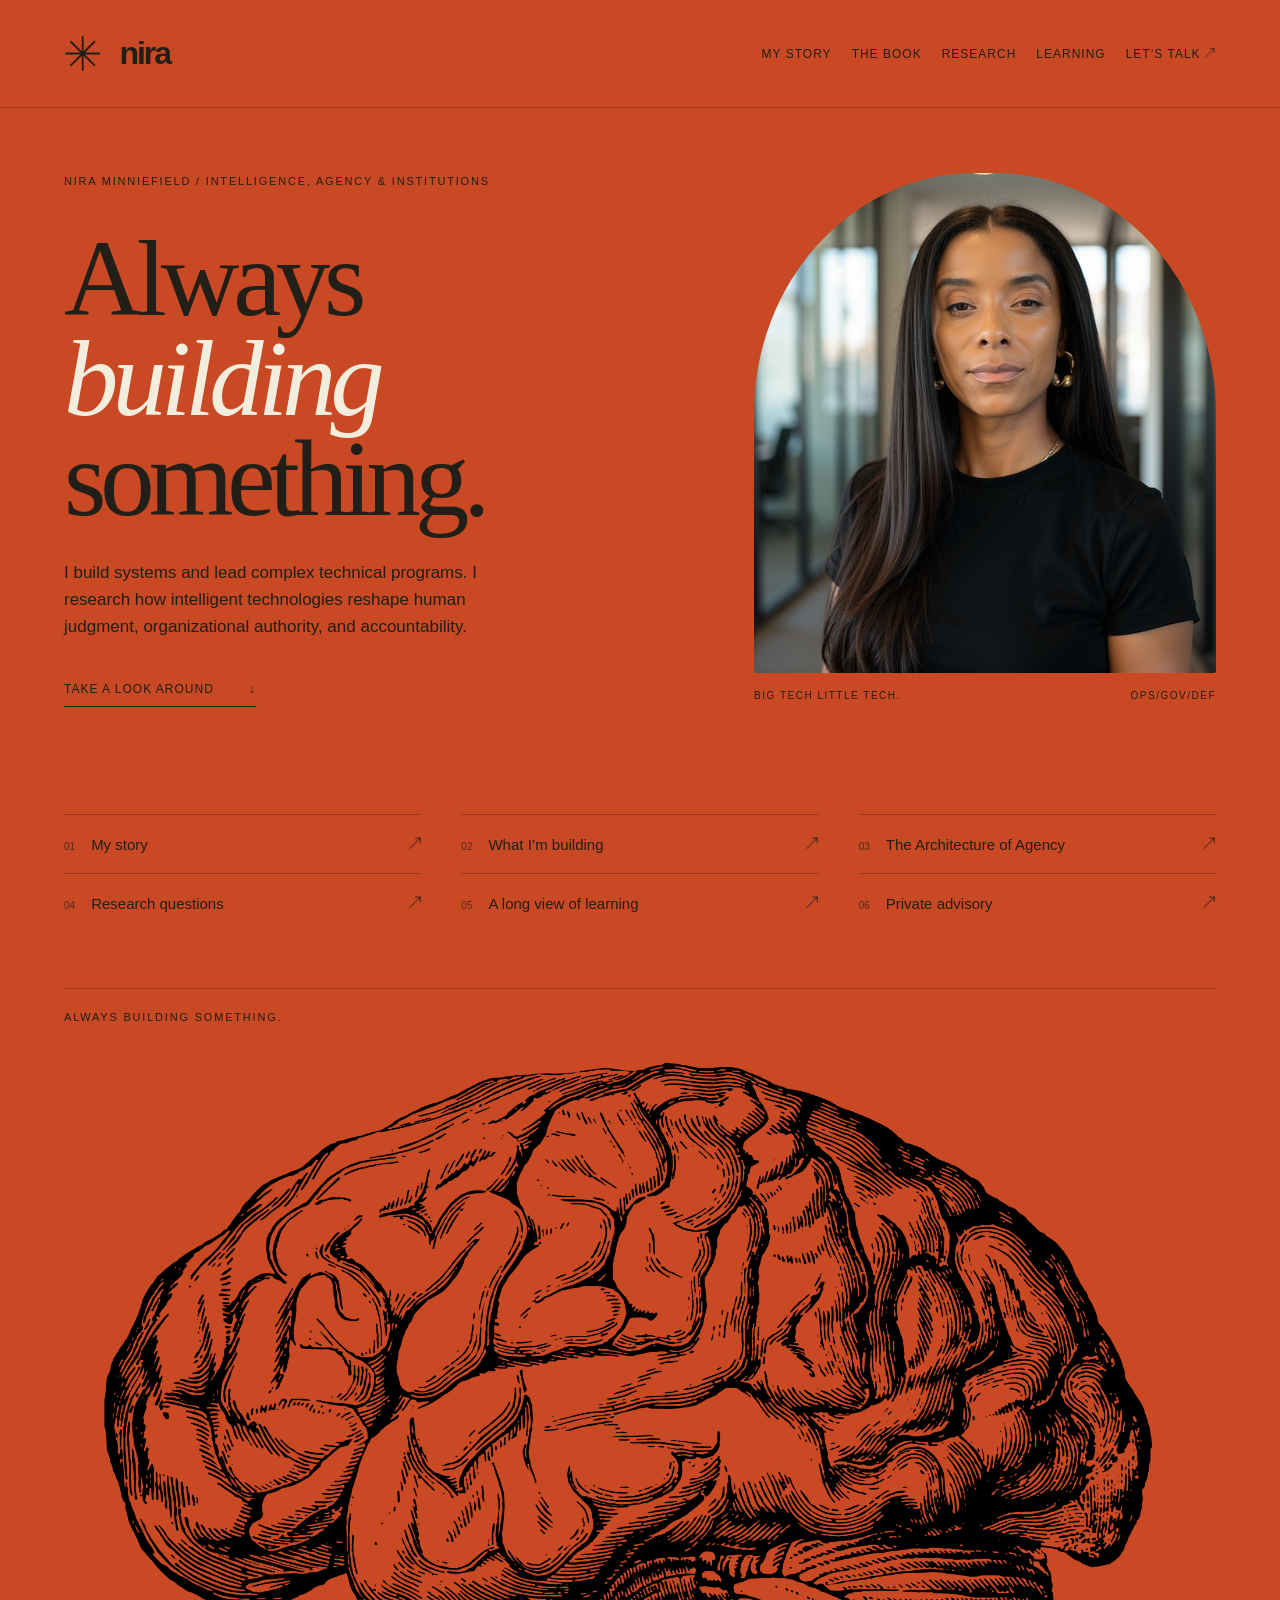
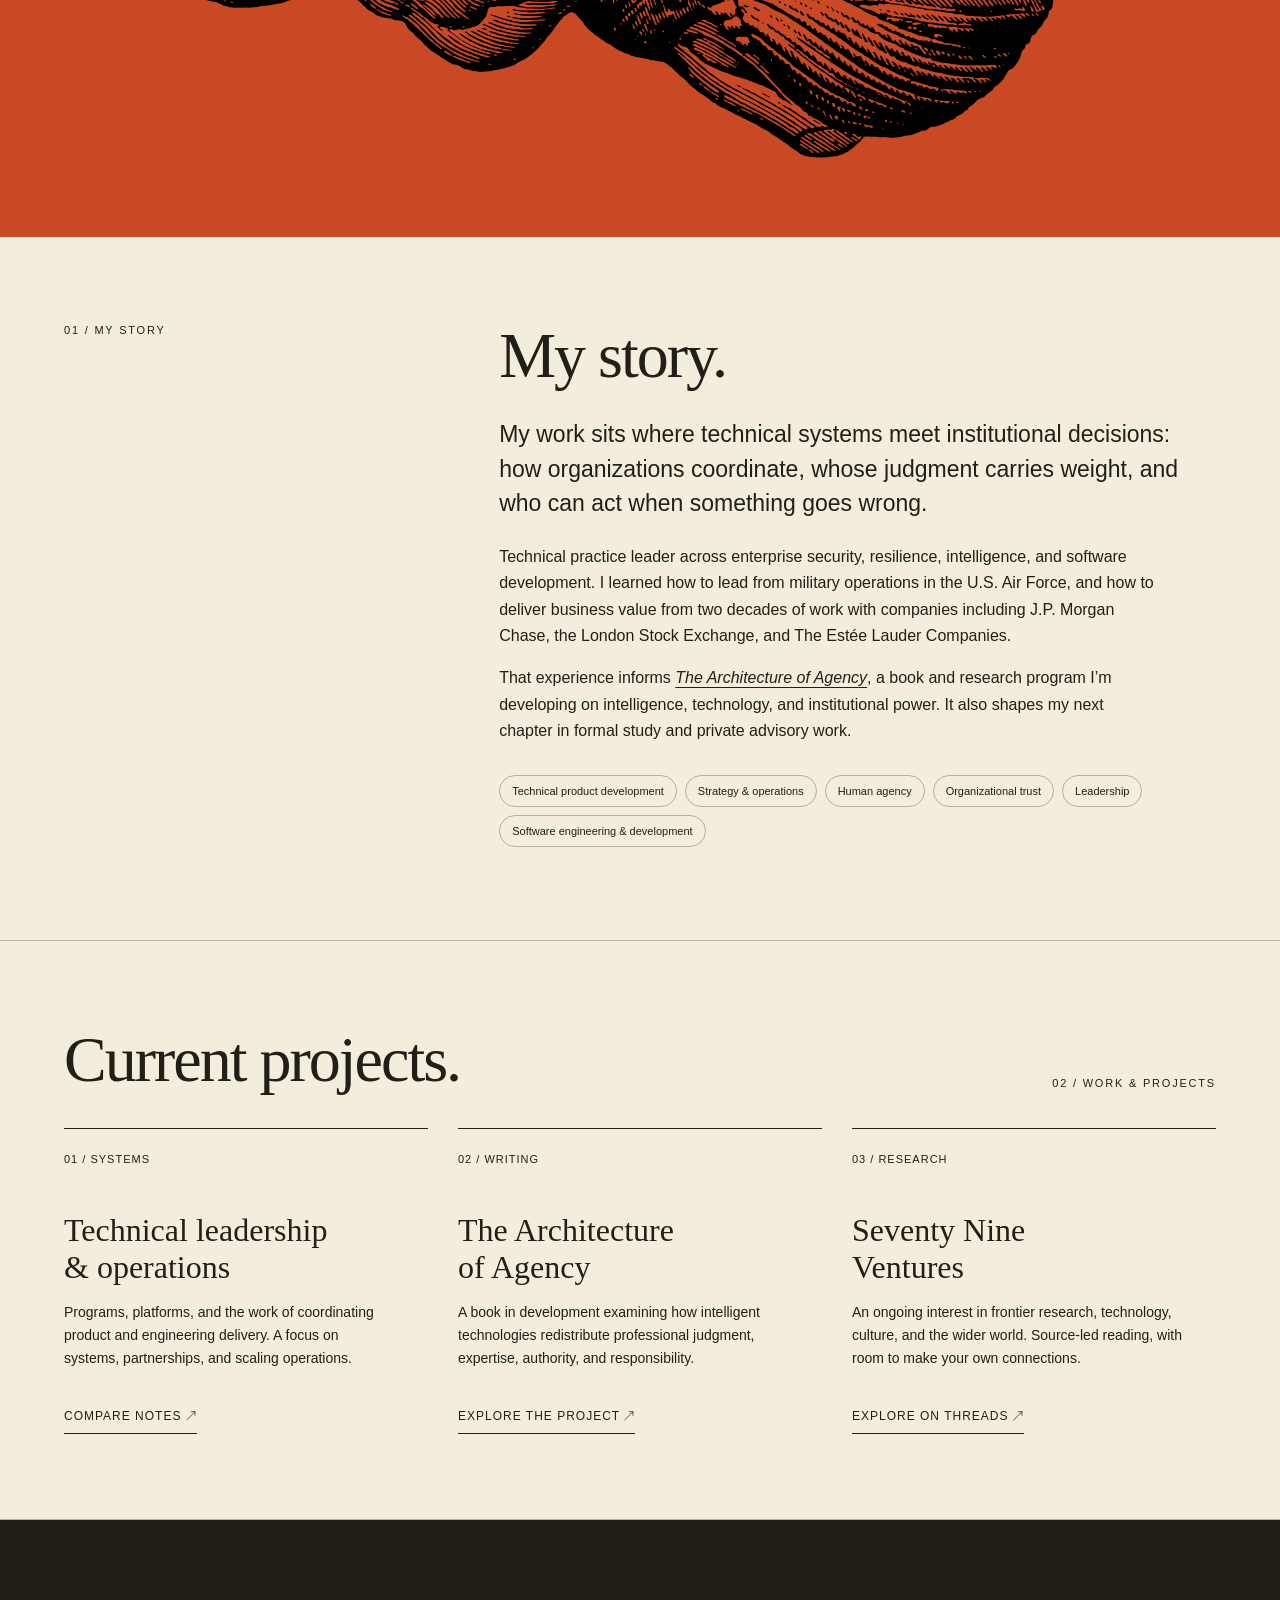
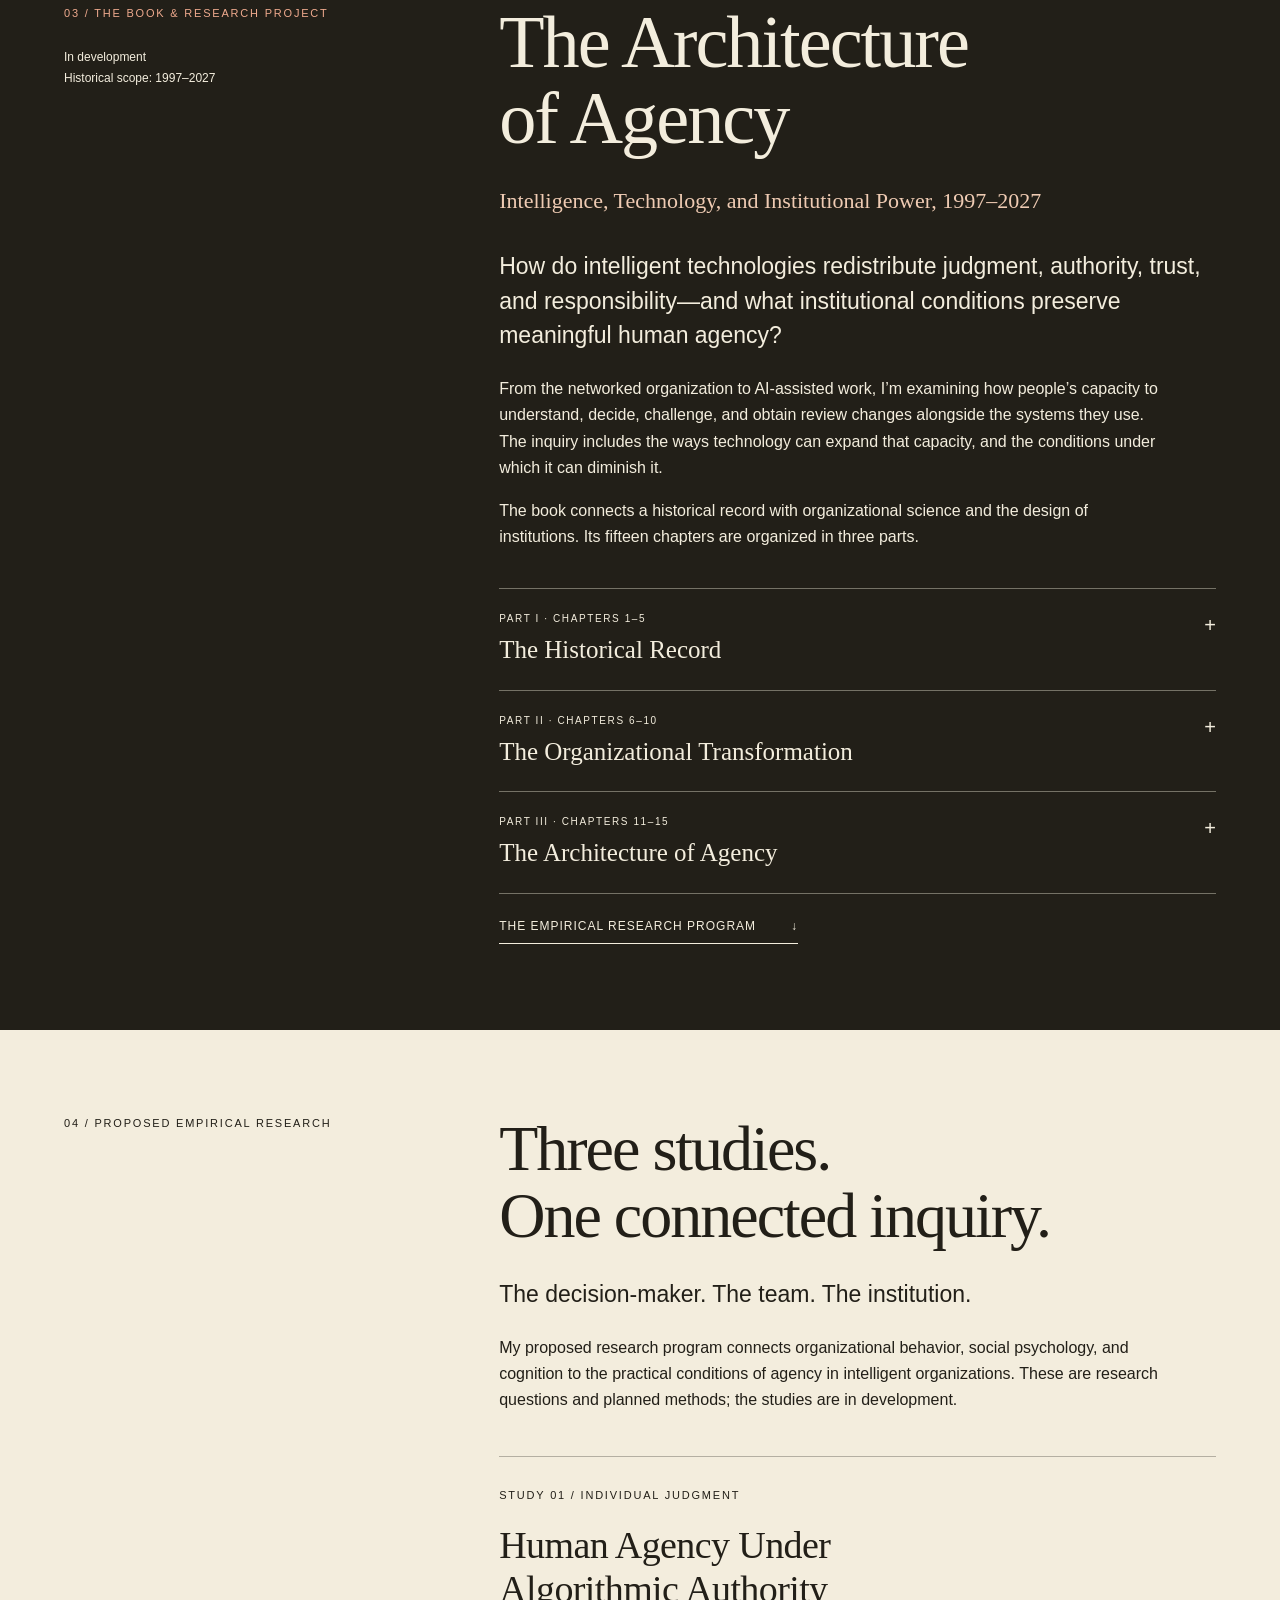
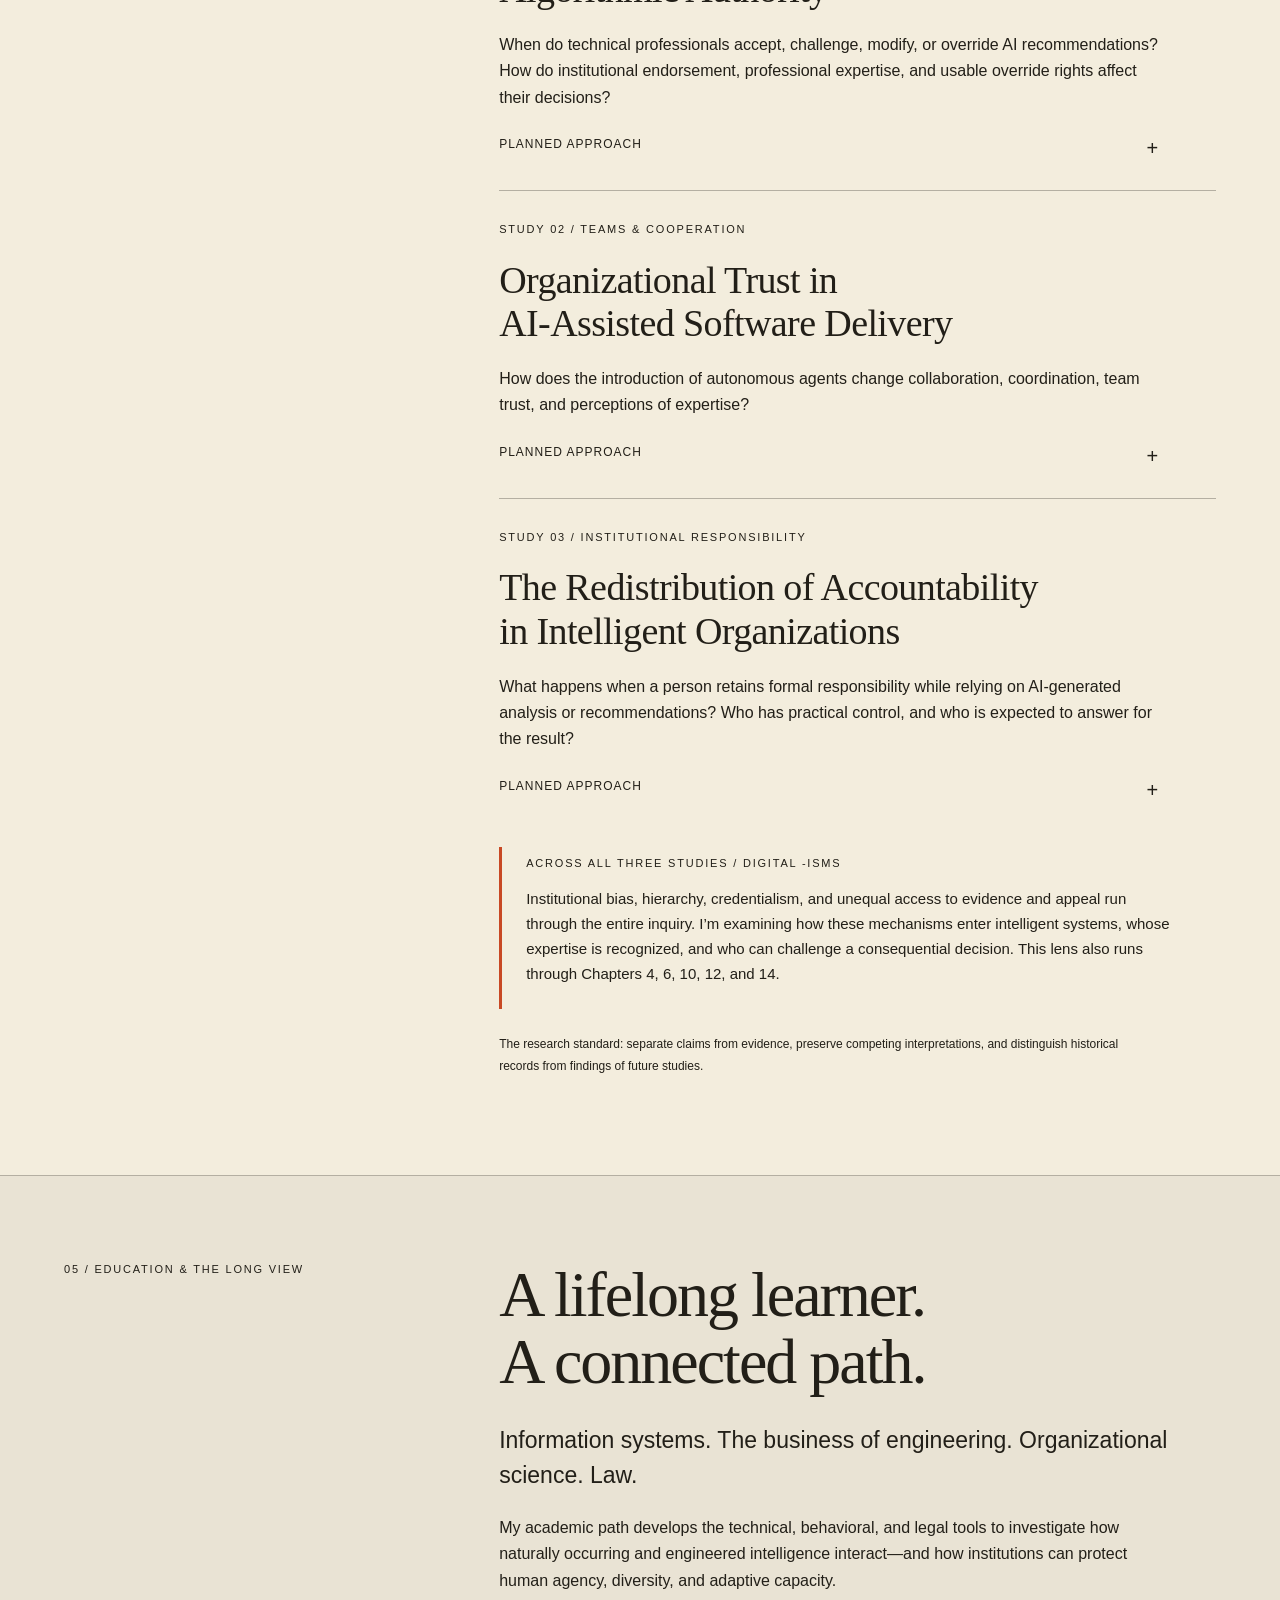
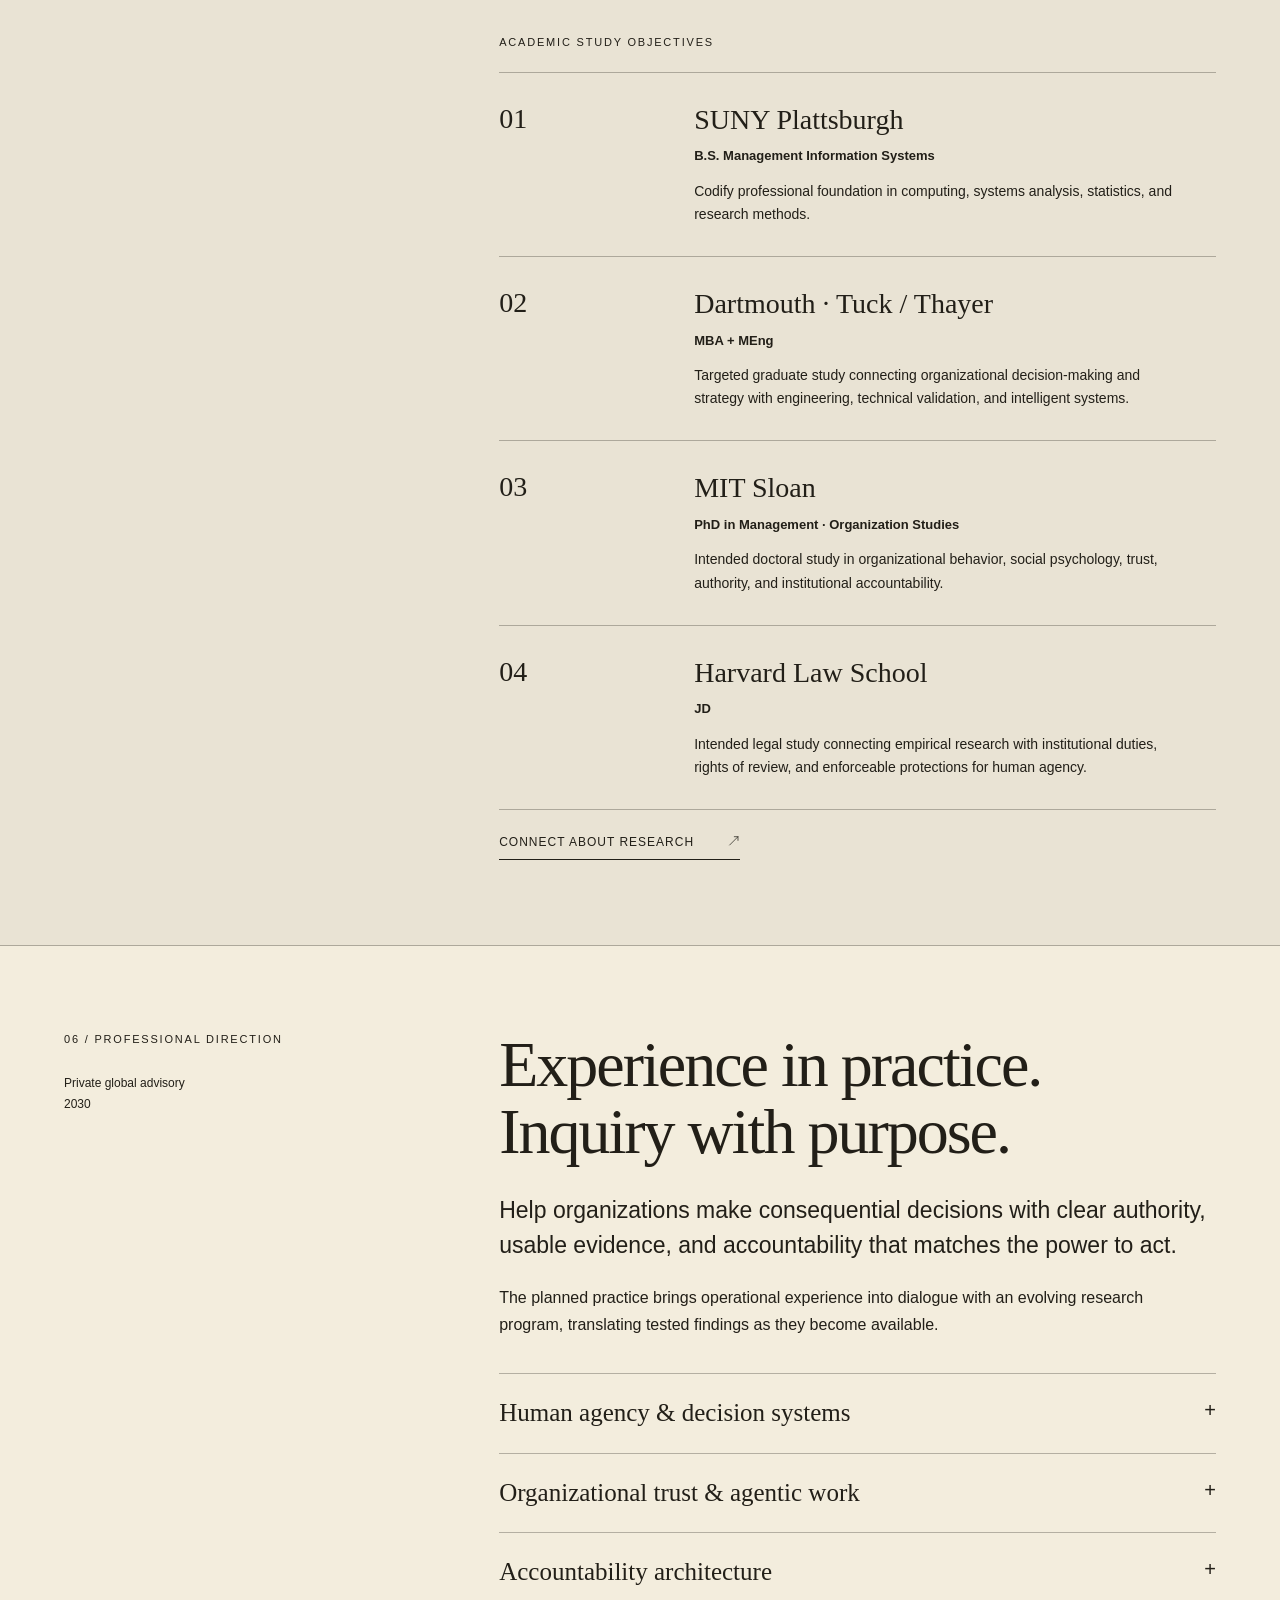
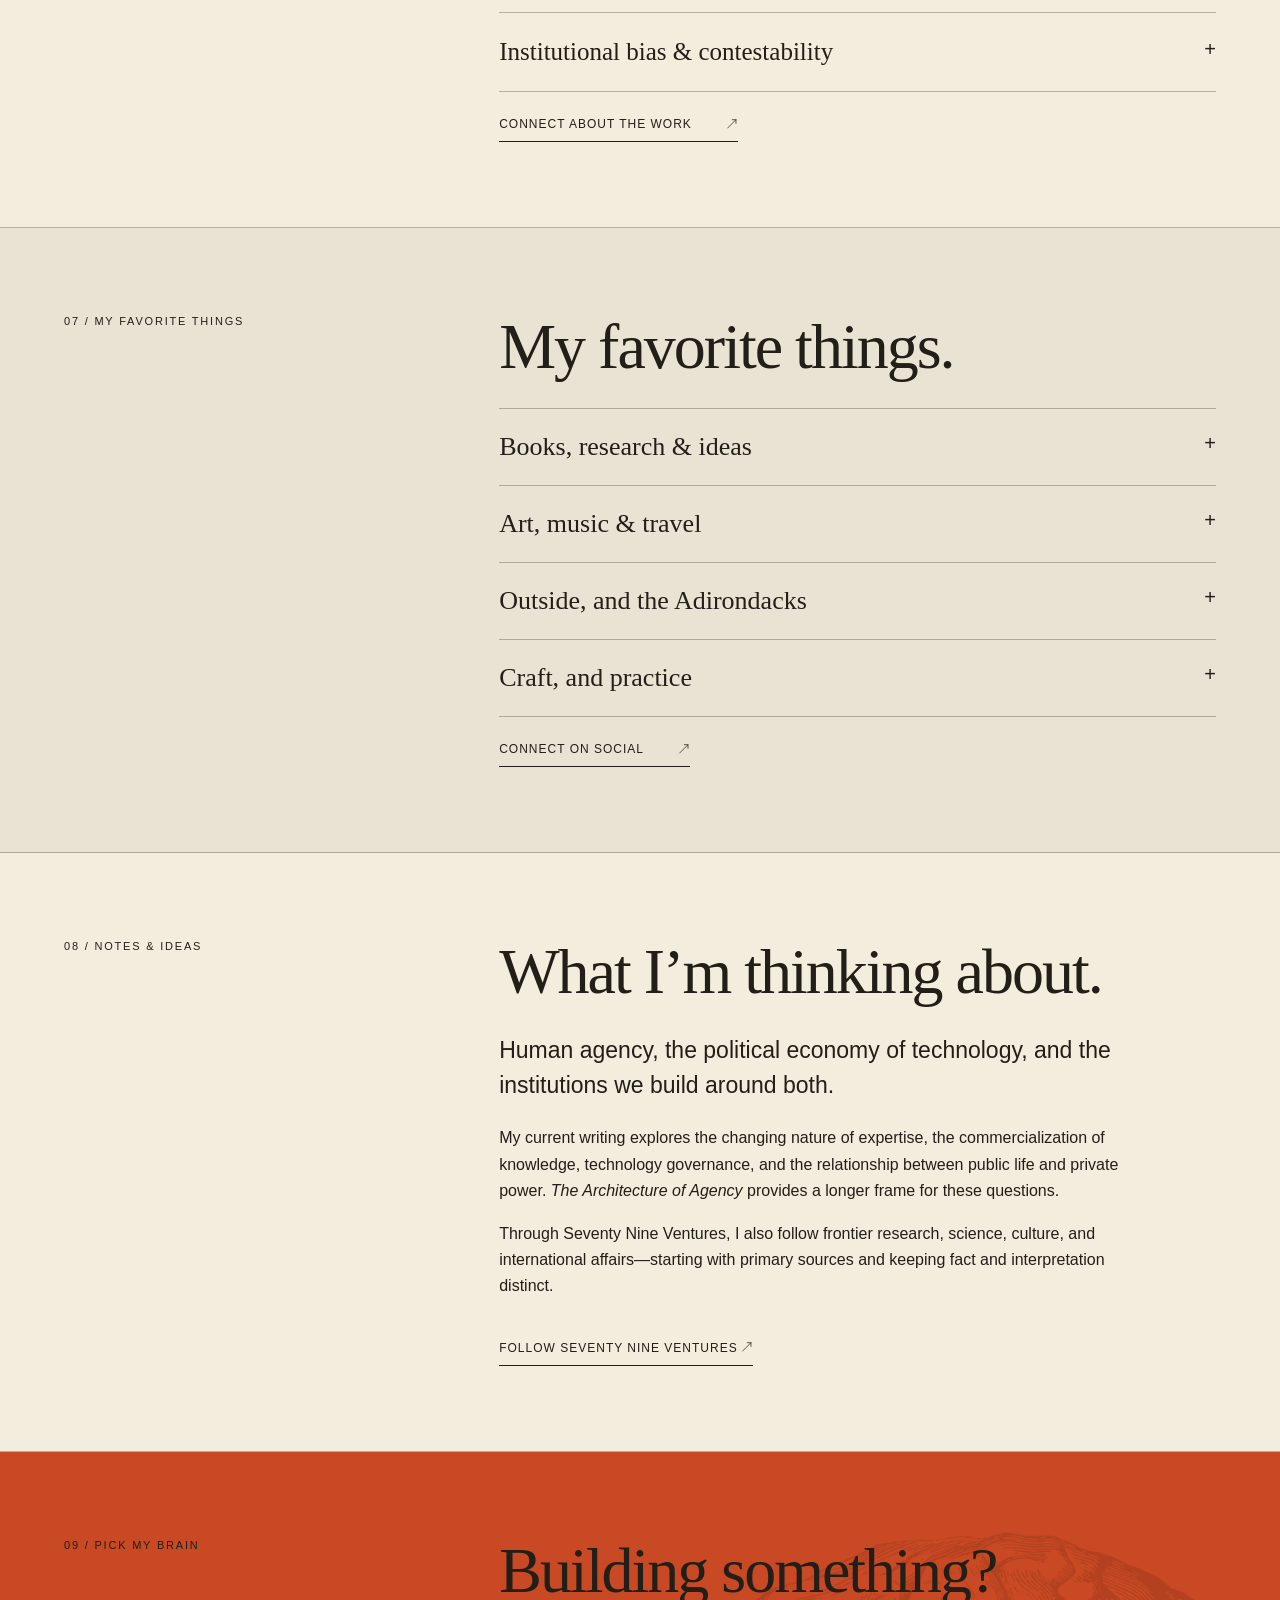
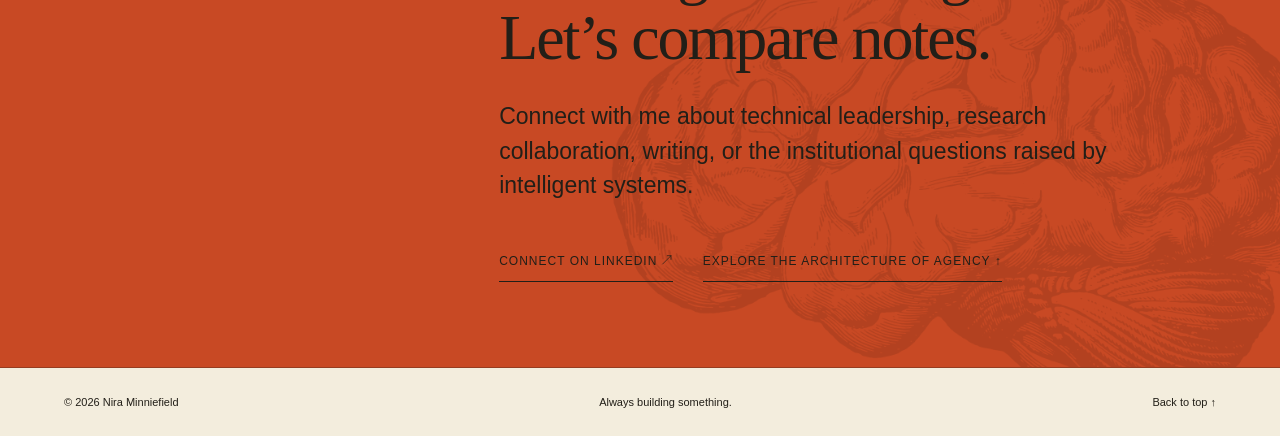
<file: index.html>
<!doctype html>
<html lang="en"><head><meta charset="utf-8"><meta name="viewport" content="width=device-width, initial-scale=1"><meta name="description" content="Nira Minniefield — technical program leadership, human agency, intelligent organizations, and The Architecture of Agency. Research, writing, education, and executive advisory."><title>Nira Minniefield — Always building something.</title><style>
:root{--orange:#c84924;--ink:#221f18;--paper:#f3eddd;--line:rgba(34,31,24,.3)}*{box-sizing:border-box}html{scroll-behavior:smooth;scroll-padding-top:30px}body{margin:0;background:var(--paper);color:var(--ink);font-family:Arial,Helvetica,sans-serif}a{color:inherit;text-decoration:none}a:focus-visible,button:focus-visible,summary:focus-visible{outline:3px solid currentColor;outline-offset:6px}header{background:var(--orange);padding:30px 5vw;display:flex;align-items:center;justify-content:space-between;border-bottom:1px solid var(--line)}.wordmark{font-size:32px;font-weight:700;letter-spacing:-2px;display:flex;gap:18px;align-items:center}.star{font-size:47px;font-weight:400;line-height:1}nav{display:flex;gap:30px;font-size:12px;text-transform:uppercase;letter-spacing:1px}nav a:hover{text-decoration:underline}.hero{background:var(--orange);padding:65px 5vw 45px;display:grid;grid-template-columns:1.3fr 1fr;gap:7vw;min-height:680px}.eyebrow{font-size:11px;letter-spacing:1.8px;text-transform:uppercase;line-height:1.6}h1{font-family:Georgia,serif;font-size:clamp(70px,8.5vw,135px);letter-spacing:-6px;line-height:.92;font-weight:400;margin:38px 0 30px;max-width:790px}h1 em{font-weight:400;color:var(--paper)}.intro{font-size:17px;line-height:1.6;max-width:420px}.portrait{margin:0;align-self:start}.portrait img{width:100%;aspect-ratio:1/1.08;object-fit:cover;object-position:center;border-radius:48% 48% 2px 2px;display:block}.portrait figcaption{display:flex;justify-content:space-between;font-size:10px;text-transform:uppercase;letter-spacing:1.5px;margin-top:17px}.underlink{display:inline-flex;gap:35px;border-bottom:1px solid;padding-bottom:10px;font-size:12px;text-transform:uppercase;letter-spacing:1px;margin-top:25px}.directory{padding:26px 5vw;background:var(--orange);display:grid;grid-template-columns:repeat(3,1fr);gap:0 40px}.directory a{border-top:1px solid var(--line);padding:20px 0;display:flex;justify-content:space-between;align-items:center;font-size:15px}.directory small{font-size:10px;margin-right:16px;opacity:.7}.directory a:hover span:last-child{transform:translate(3px,-3px)}.directory span{transition:transform .2s}section{padding:85px 5vw;border-bottom:1px solid var(--line)}.split{display:grid;grid-template-columns:1fr 2fr;gap:6vw}h2{font-family:Georgia,serif;font-size:clamp(40px,5vw,70px);line-height:1.05;font-weight:400;letter-spacing:-2px;margin:0 0 28px}p{line-height:1.65}.large{font-size:23px;line-height:1.5;margin-top:0;max-width:760px}.bodycopy{max-width:660px;font-size:16px}.tags{display:flex;gap:10px;flex-wrap:wrap;margin-top:30px}.tags span{border:1px solid var(--line);border-radius:30px;padding:9px 14px;font-size:11px}.sectionhead{display:flex;justify-content:space-between;align-items:end;gap:30px;margin-bottom:35px}.sectionhead h2{margin:0}.workgrid{display:grid;grid-template-columns:repeat(3,1fr);gap:30px}.work{border-top:1px solid var(--ink);padding-top:20px}.work h3{font-family:Georgia,serif;font-size:32px;font-weight:400;margin:45px 0 15px}.work p{font-size:14px;max-width:330px}.work .number{font-size:11px;letter-spacing:1px}.favorites{background:#e9e3d4}.rows{border-top:1px solid var(--line)}details{border-bottom:1px solid var(--line);padding:23px 0}summary{cursor:pointer;font-family:Georgia,serif;font-size:26px;list-style:none;display:flex;justify-content:space-between}summary::-webkit-details-marker{display:none}summary:after{content:'+';font-family:Arial;font-size:20px}details[open] summary:after{content:'−'}details p{max-width:600px;font-size:15px}.conversation{background:var(--ink);color:var(--paper)}.conversation .eyebrow{color:#df9478}.conversation .underlink{margin-right:30px}.note{font-size:12px;opacity:.65;max-width:490px;margin-top:30px}footer{padding:28px 5vw;display:flex;justify-content:space-between;font-size:11px;gap:20px}button{font:inherit}a:hover.underlink{opacity:.7}@media(max-width:760px){header{padding:22px 6vw}nav{gap:18px;font-size:10px}nav a:nth-child(2){display:none}.hero{padding:45px 6vw;grid-template-columns:1fr;gap:40px}h1{font-size:76px;letter-spacing:-4px;margin-top:30px}.portrait{max-width:440px;width:100%}.portrait img{aspect-ratio:1.12}.directory{padding:0 6vw 30px;grid-template-columns:1fr 1fr;gap:0 22px}.directory a{font-size:12px}.directory small{display:none}section{padding:58px 6vw}.split{grid-template-columns:1fr;gap:25px}.large{font-size:21px}.workgrid{grid-template-columns:1fr}.work h3{margin-top:25px}.sectionhead{display:block}.sectionhead .eyebrow{margin-bottom:20px}footer{padding:25px 6vw;flex-wrap:wrap}h2{letter-spacing:-1px}}@media(prefers-reduced-motion:reduce){html{scroll-behavior:auto}*{transition:none!important}}
.brain-panel{background:var(--orange);padding:30px 5vw 65px;overflow:hidden}.brain-panel img{display:block;width:min(100%,1100px);height:auto;margin:0 auto}.brain-panel .eyebrow{border-top:1px solid var(--line);padding-top:20px;margin-bottom:25px}.conversation{background:var(--orange);color:var(--ink);position:relative;overflow:hidden}.conversation:before{content:"";position:absolute;right:-7%;bottom:-28%;width:60%;height:130%;background:url("assets/brain.webp") center/contain no-repeat;opacity:.1;pointer-events:none}.conversation>div{position:relative}.conversation .eyebrow{color:var(--ink)}@media(max-width:760px){.brain-panel{padding:10px 6vw 40px}.conversation:before{width:100%;right:-30%;opacity:.07}}#story>div{min-width:0}#story .tags{width:100%;max-width:100%;margin-left:0;flex-wrap:nowrap;overflow-x:auto;gap:8px;padding-bottom:8px}#story .tags span{white-space:nowrap;flex:0 0 auto;padding:9px 12px}
/* Agency, research, and planned academic work extend the original visual language. */
.skip-link{position:fixed;top:-100px;left:20px;z-index:10;background:var(--paper);padding:14px 20px;color:var(--ink)}.skip-link:focus{top:12px}.textlink{text-decoration:underline;text-underline-offset:4px}nav{flex-wrap:wrap;justify-content:flex-end;gap:20px}nav a:nth-child(2){display:inline}#story .tags{flex-wrap:wrap;overflow:visible}.project-status{font-size:12px;line-height:1.8;margin-top:24px;max-width:230px}.agency{background:var(--ink);color:var(--paper)}.agency .eyebrow{color:#efaa8e}.agency h2{font-size:clamp(42px,5.8vw,84px);line-height:1.02}.book-subtitle{font-family:Georgia,serif;font-size:22px;line-height:1.5;margin:0 0 32px;max-width:600px;color:#efcbb3}.book-outline{border-top:1px solid rgba(243,237,221,.4);margin-top:38px}.book-outline details{border-color:rgba(243,237,221,.4)}.book-outline summary{font-size:25px;gap:20px;line-height:1.3}.book-outline small{display:block;font-family:Arial,Helvetica,sans-serif;font-size:10px;letter-spacing:1.6px;margin-bottom:9px}.book-outline ol{padding-left:23px;line-height:1.7;max-width:650px;margin-top:25px}.book-outline li{padding:4px 0 4px 5px;font-size:15px}.study-list{margin-top:42px}.study{border-top:1px solid var(--line);padding:30px 0}.study h3{font-family:Georgia,serif;font-size:clamp(27px,3vw,38px);line-height:1.15;letter-spacing:-.6px;font-weight:400;margin:20px 0}.study p{max-width:660px;font-size:16px}.study details{border-bottom:0;padding:10px 0 0}.study summary{font-family:Arial,Helvetica,sans-serif;font-size:12px;text-transform:uppercase;letter-spacing:1px;max-width:660px;gap:20px}.study details p{font-size:15px}.research-lens{border-left:3px solid var(--orange);padding:8px 0 8px 24px;margin-top:15px}.research-lens p{font-size:15px;max-width:650px}.research-standard{font-size:12px;line-height:1.8;max-width:650px;margin-top:25px}.learning{background:#e9e3d4}.roadmap-label{margin-top:40px;padding-bottom:20px;border-bottom:1px solid var(--line)}.roadmap{list-style:none;padding:0;margin:0}.roadmap li{display:grid;grid-template-columns:170px 1fr;gap:25px;padding:30px 0;border-bottom:1px solid var(--line)}.roadmap-stage{display:flex;flex-direction:column;gap:12px;font-size:12px}.roadmap-stage>span:first-child{font-family:Georgia,serif;font-size:28px}.roadmap .target{font-size:11px;line-height:1.5}.roadmap h3{font-family:Georgia,serif;font-size:28px;line-height:1.2;font-weight:400;margin:0 0 10px}.roadmap .degree{font-size:13px;font-weight:bold;margin:0 0 12px;line-height:1.5}.roadmap p{font-size:14px;max-width:480px;margin-bottom:0}.roadmap-note{font-size:12px;max-width:600px;line-height:1.7;margin-top:22px}.advisory-offerings{margin-top:35px}.advisory-offerings summary{font-size:25px;line-height:1.3;gap:20px}.advisory-offerings p{font-size:15px}#connect .large{max-width:680px}#social{display:flex;flex-wrap:wrap;gap:10px 30px}#social .underlink{margin-right:0;line-height:1.7}section:target{scroll-margin-top:20px}
@media(max-width:1000px){nav{font-size:10px;gap:14px}.roadmap li{grid-template-columns:125px 1fr}.hero{gap:5vw}.directory a{font-size:13px}}
@media(max-width:760px){header{align-items:flex-start;gap:18px}.wordmark{font-size:27px;gap:10px}.star{font-size:38px}nav{max-width:260px;font-size:9px;gap:12px 16px;padding-top:5px}nav a:nth-child(2){display:inline}.hero{min-height:0}.hero .intro{max-width:450px}.directory a{font-size:12px;line-height:1.5;gap:10px;align-items:flex-start}.agency h2{font-size:48px;letter-spacing:-2px}.book-subtitle{font-size:20px}.book-outline summary{font-size:23px}.roadmap li{grid-template-columns:1fr;gap:16px}.roadmap-stage{flex-direction:row;align-items:center;gap:18px}.roadmap-stage>span:first-child{font-size:22px}.roadmap h3{font-size:27px}.advisory-offerings summary{font-size:23px}.research-lens{padding-left:18px}#social .underlink{font-size:10px}.study h3 br{display:none}}
@media(max-width:380px){h1{font-size:68px;letter-spacing:-4px}.agency h2{font-size:42px}.wordmark{font-size:24px}.star{font-size:32px}nav{gap:11px;font-size:8px}}

/* Fixed monochrome symbols keep mobile browsers from substituting emoji. */
.site-icon{display:inline-block;width:.8385416667em;height:1em;vertical-align:-.125em;overflow:visible;fill:none;stroke:currentColor;stroke-width:1;stroke-linecap:square;stroke-linejoin:miter;flex-shrink:0}.underlink .site-icon,nav .site-icon{margin-inline-end:1px}.directory a>span:last-child{min-height:calc(1em + 3px)}.star .site-icon{display:block;width:calc(.8381em - 2px);height:1em;stroke-width:2}
</style></head><body><a class="skip-link" href="#main">Skip to content</a>
<header id="top"><a class="wordmark" href="#top" aria-label="Nira home"><span class="star" aria-hidden="true"><svg class="site-icon" viewBox="0 0 40 47" aria-hidden="true" focusable="false"><path d="M20 6v35M2.5 23.5h35M7.6 11.1l24.8 24.8M7.6 35.9l24.8-24.8"/></svg></span> nira</a><nav aria-label="Main navigation"><a href="#story">My story</a><a href="#agency">The book</a><a href="#research">Research</a><a href="#education">Learning</a><a href="#connect">Let’s talk <svg class="site-icon" viewBox="0 0 14 16" aria-hidden="true" focusable="false"><path d="M1 13.5 12.5 2M7.5 2h5v5"/></svg></a></nav></header>
<main id="main"><div class="hero"><div><div class="eyebrow">NIRA MINNIEFIELD / INTELLIGENCE, AGENCY &amp; INSTITUTIONS</div><h1>Always<br><em>building</em><br>something.</h1><p class="intro">I build systems and lead complex technical programs. I research how intelligent technologies reshape human judgment, organizational authority, and accountability.</p><a href="#explore" class="underlink">Take a look around <span>↓</span></a></div><figure class="portrait"><img src="assets/nira.jpg" width="500" height="500" alt="Nira Minniefield"><figcaption><span>BIG TECH LITTLE TECH.</span><span>OPS/GOV/DEF</span></figcaption></figure></div>
<div class="directory" id="explore" aria-label="Explore">
<a href="#story"><span><small>01</small>My story</span><span aria-hidden="true"><svg class="site-icon" viewBox="0 0 14 16" aria-hidden="true" focusable="false"><path d="M1 13.5 12.5 2M7.5 2h5v5"/></svg></span></a>
<a href="#work"><span><small>02</small>What I’m building</span><span aria-hidden="true"><svg class="site-icon" viewBox="0 0 14 16" aria-hidden="true" focusable="false"><path d="M1 13.5 12.5 2M7.5 2h5v5"/></svg></span></a>
<a href="#agency"><span><small>03</small>The Architecture of Agency</span><span aria-hidden="true"><svg class="site-icon" viewBox="0 0 14 16" aria-hidden="true" focusable="false"><path d="M1 13.5 12.5 2M7.5 2h5v5"/></svg></span></a>
<a href="#research"><span><small>04</small>Research questions</span><span aria-hidden="true"><svg class="site-icon" viewBox="0 0 14 16" aria-hidden="true" focusable="false"><path d="M1 13.5 12.5 2M7.5 2h5v5"/></svg></span></a>
<a href="#education"><span><small>05</small>A long view of learning</span><span aria-hidden="true"><svg class="site-icon" viewBox="0 0 14 16" aria-hidden="true" focusable="false"><path d="M1 13.5 12.5 2M7.5 2h5v5"/></svg></span></a>
<a href="#advisory"><span><small>06</small>Private advisory</span><span aria-hidden="true"><svg class="site-icon" viewBox="0 0 14 16" aria-hidden="true" focusable="false"><path d="M1 13.5 12.5 2M7.5 2h5v5"/></svg></span></a>
</div>
<div class="brain-panel" aria-label="Brain illustration"><div class="eyebrow">Always building something.</div><img src="assets/brain.webp" width="1260" height="825" alt="Vintage anatomical engraving of a human brain"></div><section id="story" class="split"><div class="eyebrow">01 / My story</div><div><h2>My story.</h2><p class="large">My work sits where technical systems meet institutional decisions: how organizations coordinate, whose judgment carries weight, and who can act when something goes wrong.</p><p class="bodycopy">Technical practice leader across enterprise security, resilience, intelligence, and software development. I learned how to lead from military operations in the U.S. Air Force, and how to deliver business value from two decades of work with companies including J.P. Morgan Chase, the London Stock Exchange, and The Estée Lauder Companies.</p><p class="bodycopy">That experience informs <a class="textlink" href="#agency"><em>The Architecture of Agency</em></a>, a book and research program I’m developing on intelligence, technology, and institutional power. It also shapes my next chapter in formal study and private advisory work.</p><div class="tags"><span>Technical product development</span><span>Strategy & operations</span><span>Human agency</span><span>Organizational trust</span><span>Leadership</span><span>Software engineering &amp; development</span></div></div></section>
<section id="work"><div class="sectionhead"><h2>Current projects.</h2><div class="eyebrow">02 / Work & projects</div></div><div class="workgrid"><article class="work"><span class="number">01 / SYSTEMS</span><h3>Technical leadership<br>& operations</h3><p>Programs, platforms, and the work of coordinating product and engineering delivery. A focus on systems, partnerships, and scaling operations.</p><a class="underlink" href="#connect"><span>Compare notes <svg class="site-icon" viewBox="0 0 14 16" aria-hidden="true" focusable="false"><path d="M1 13.5 12.5 2M7.5 2h5v5"/></svg></span></a></article><article class="work"><span class="number">02 / WRITING</span><h3>The Architecture<br>of Agency</h3><p>A book in development examining how intelligent technologies redistribute professional judgment, expertise, authority, and responsibility.</p><a class="underlink" href="#agency"><span>Explore the project <svg class="site-icon" viewBox="0 0 14 16" aria-hidden="true" focusable="false"><path d="M1 13.5 12.5 2M7.5 2h5v5"/></svg></span></a></article><article class="work"><span class="number">03 / RESEARCH</span><h3>Seventy Nine<br>Ventures</h3><p>An ongoing interest in frontier research, technology, culture, and the wider world. Source-led reading, with room to make your own connections.</p><a class="underlink" href="https://www.threads.net/@seventynineventures" target="_blank" rel="noopener noreferrer"><span>Explore on Threads <svg class="site-icon" viewBox="0 0 14 16" aria-hidden="true" focusable="false"><path d="M1 13.5 12.5 2M7.5 2h5v5"/></svg></span></a></article></div></section>
<section id="agency" class="agency">
<div class="split">
<div><div class="eyebrow">03 / The book &amp; research project</div><p class="project-status">In development<br>Historical scope: 1997–2027</p></div>
<div><h2>The Architecture<br>of Agency</h2><p class="book-subtitle">Intelligence, Technology, and Institutional Power, 1997–2027</p>
<p class="large">How do intelligent technologies redistribute judgment, authority, trust, and responsibility—and what institutional conditions preserve meaningful human agency?</p>
<p class="bodycopy">From the networked organization to AI-assisted work, I’m examining how people’s capacity to understand, decide, challenge, and obtain review changes alongside the systems they use. The inquiry includes the ways technology can expand that capacity, and the conditions under which it can diminish it.</p>
<p class="bodycopy">The book connects a historical record with organizational science and the design of institutions. Its fifteen chapters are organized in three parts.</p>
<div class="book-outline">
<details><summary><span><small>PART I · CHAPTERS 1–5</small>The Historical Record</span></summary><ol>
<li>1997: The Professional, the Machine, and the Institution</li>
<li>The Networked Organization</li><li>The Industrialization of Knowledge</li><li>Platforms, Data, and the Consolidation of Power</li><li>From Automation to Artificial Intelligence</li></ol></details>
<details><summary><span><small>PART II · CHAPTERS 6–10</small>The Organizational Transformation</span></summary><ol start="6">
<li>The Changing Nature of Expertise</li><li>Human Judgment Under Algorithmic Authority</li><li>Trust, Cooperation, and the Intelligent Workplace</li><li>The Redistribution of Responsibility</li><li>The Political Economy of Machine Intelligence</li></ol></details>
<details><summary><span><small>PART III · CHAPTERS 11–15</small>The Architecture of Agency</span></summary><ol start="11">
<li>Cognition, Autonomy, and the Limits of Delegation</li><li>The Institutional Conditions of Human Agency</li><li>Accountability Without Human Control</li><li>The Scientific Case for Institutional Safeguards</li><li>Designing Institutions for Human Agency</li></ol></details>
</div><a class="underlink" href="#research">The empirical research program <span aria-hidden="true">↓</span></a></div></div></section>
<section id="research">
<div class="split"><div class="eyebrow">04 / Proposed empirical research</div><div>
<h2>Three studies.<br>One connected inquiry.</h2><p class="large">The decision-maker. The team. The institution.</p><p class="bodycopy">My proposed research program connects organizational behavior, social psychology, and cognition to the practical conditions of agency in intelligent organizations. These are research questions and planned methods; the studies are in development.</p>
<div class="study-list">
<article class="study"><div class="eyebrow">Study 01 / Individual judgment</div><h3>Human Agency Under <br>Algorithmic Authority</h3><p>When do technical professionals accept, challenge, modify, or override AI recommendations? How do institutional endorsement, professional expertise, and usable override rights affect their decisions?</p><details><summary>Planned approach</summary><p>Controlled decision tasks, randomized scenarios, and behavioral measures of accuracy, evidence seeking, calibrated reliance, and meaningful challenge.</p></details></article>
<article class="study"><div class="eyebrow">Study 02 / Teams &amp; cooperation</div><h3>Organizational Trust in <br>AI-Assisted Software Delivery</h3><p>How does the introduction of autonomous agents change collaboration, coordination, team trust, and perceptions of expertise?</p><details><summary>Planned approach</summary><p>Longitudinal team surveys, interviews, and organizational network analysis around agent adoption, with attention to role clarity, advice seeking, professional discretion, and the distribution of work.</p></details></article>
<article class="study"><div class="eyebrow">Study 03 / Institutional responsibility</div><h3>The Redistribution of Accountability <br>in Intelligent Organizations</h3><p>What happens when a person retains formal responsibility while relying on AI-generated analysis or recommendations? Who has practical control, and who is expected to answer for the result?</p><details><summary>Planned approach</summary><p>Scenario experiments and comparative organizational case studies examining decision rights, documentation, escalation, practical intervention, and responsibility attribution.</p></details></article>
</div>
<aside class="research-lens"><div class="eyebrow">Across all three studies / Digital -isms</div><p>Institutional bias, hierarchy, credentialism, and unequal access to evidence and appeal run through the entire inquiry. I’m examining how these mechanisms enter intelligent systems, whose expertise is recognized, and who can challenge a consequential decision. This lens also runs through Chapters 4, 6, 10, 12, and 14.</p></aside>
<p class="research-standard">The research standard: separate claims from evidence, preserve competing interpretations, and distinguish historical records from findings of future studies.</p>
</div></div></section>
<section id="education" class="learning">
<div class="split"><div class="eyebrow">05 / Education &amp; the long view</div><div>
<h2>A lifelong learner.<br>A connected path.</h2><p class="large">Information systems. The business of engineering. Organizational science. Law.</p><p class="bodycopy">My academic path develops the technical, behavioral, and legal tools to investigate how naturally occurring and engineered intelligence interact—and how institutions can protect human agency, diversity, and adaptive capacity.</p>
<div class="roadmap-label eyebrow">Academic study objectives</div>
<ol class="roadmap">
<li><div class="roadmap-stage"><span>01</span></div><div><h3>SUNY Plattsburgh</h3><p class="degree">B.S. Management Information Systems</p><p>Codify professional foundation in computing, systems analysis, statistics, and research methods.</p></div></li>
<li><div class="roadmap-stage"><span>02</span></div><div><h3>Dartmouth · Tuck / Thayer</h3><p class="degree">MBA + MEng</p><p>Targeted graduate study connecting organizational decision-making and strategy with engineering, technical validation, and intelligent systems.</p></div></li>
<li><div class="roadmap-stage"><span>03</span></div><div><h3>MIT Sloan</h3><p class="degree">PhD in Management · Organization Studies</p><p>Intended doctoral study in organizational behavior, social psychology, trust, authority, and institutional accountability.</p></div></li>
<li><div class="roadmap-stage"><span>04</span></div><div><h3>Harvard Law School</h3><p class="degree">JD</p><p>Intended legal study connecting empirical research with institutional duties, rights of review, and enforceable protections for human agency.</p></div></li>
</ol><a class="underlink" href="#connect">Connect about research <span aria-hidden="true"><svg class="site-icon" viewBox="0 0 14 16" aria-hidden="true" focusable="false"><path d="M1 13.5 12.5 2M7.5 2h5v5"/></svg></span></a>
</div></div></section>
<section id="advisory" class="split">
<div><div class="eyebrow">06 / Professional direction</div><p class="project-status">Private global advisory<br>2030</p></div><div>
<h2>Experience in practice.<br>Inquiry with purpose.</h2><p class="large">Help organizations make consequential decisions with clear authority, usable evidence, and accountability that matches the power to act.</p><p class="bodycopy">The planned practice brings operational experience into dialogue with an evolving research program, translating tested findings as they become available.</p>
<div class="rows advisory-offerings">
<details><summary>Human agency &amp; decision systems</summary><p>Review how people access evidence, exercise professional judgment, challenge recommendations, and intervene in AI-assisted decisions.</p></details>
<details><summary>Organizational trust &amp; agentic work</summary><p>Examine team roles, coordination, advice seeking, professional discretion, and the changes that accompany agent adoption.</p></details>
<details><summary>Accountability architecture</summary><p>Map who designs, deploys, approves, monitors, and answers for decisions—and whether responsibility is supported by practical authority and usable records.</p></details>
<details><summary>Institutional bias &amp; contestability</summary><p>Examine whose expertise is recognized, whose evidence is heard, and whether opportunities to question, correct, and appeal work across roles and groups.</p></details>
</div><a class="underlink" href="#connect">Connect about the work <span aria-hidden="true"><svg class="site-icon" viewBox="0 0 14 16" aria-hidden="true" focusable="false"><path d="M1 13.5 12.5 2M7.5 2h5v5"/></svg></span></a>
</div></section>
<section id="favorites" class="split favorites"><div class="eyebrow">07 / My favorite things</div><div><h2>My favorite things.</h2><div class="rows"><details><summary>Books, research & ideas</summary><p>Independent scholarship, technical research, books, and journals. I’m interested in what people are studying and building before it becomes familiar.</p></details><details><summary>Art, music &amp; travel</summary><p>Theater, museums, independent music, vintage shops, and a good meal. </p></details><details><summary>Outside, and the Adirondacks</summary><p>The Adirondacks: hiking, birding, lakes, and astronomy.</p></details><details><summary>Craft, and practice</summary><p>Practical design, durable materials, and good construction.</p></details></div><a class="underlink" href="https://www.instagram.com/seventynineventures">Connect on social <span aria-hidden="true"><svg class="site-icon" viewBox="0 0 14 16" aria-hidden="true" focusable="false"><path d="M1 13.5 12.5 2M7.5 2h5v5"/></svg></span></a></div></section>
<section id="notes" class="split"><div class="eyebrow">08 / Notes & ideas</div><div><h2>What I’m thinking about.</h2><p class="large">Human agency, the political economy of technology, and the institutions we build around both.</p><p class="bodycopy">My current writing explores the changing nature of expertise, the commercialization of knowledge, technology governance, and the relationship between public life and private power. <em>The Architecture of Agency</em> provides a longer frame for these questions.</p><p class="bodycopy">Through Seventy Nine Ventures, I also follow frontier research, science, culture, and international affairs—starting with primary sources and keeping fact and interpretation distinct.</p><a href="https://www.instagram.com/seventynineventures/" target="_blank" rel="noopener noreferrer" class="underlink"><span>Follow Seventy Nine Ventures <svg class="site-icon" viewBox="0 0 14 16" aria-hidden="true" focusable="false"><path d="M1 13.5 12.5 2M7.5 2h5v5"/></svg></span></a></div></section>
<section id="connect" class="conversation split"><div class="eyebrow">09 / Pick my brain</div><div><h2>Building something?<br>Let’s compare notes.</h2><p class="large">Connect with me about technical leadership, research collaboration, writing, or the institutional questions raised by intelligent systems.</p><div id="social"><a class="underlink" href="https://www.linkedin.com/in/niraminniefield" target="_blank" rel="noopener noreferrer"><span>Connect on LinkedIn <svg class="site-icon" viewBox="0 0 14 16" aria-hidden="true" focusable="false"><path d="M1 13.5 12.5 2M7.5 2h5v5"/></svg></span></a><a class="underlink" href="#agency">Explore The Architecture of Agency ↑</a></div></div></section></main><footer><span>©︎ <span id="year">2026</span> Nira Minniefield</span><span>Always building something.</span><a href="#top">Back to top ↑</a></footer><script>document.getElementById('year').textContent=new Date().getFullYear();</script></body></html>
</file>
